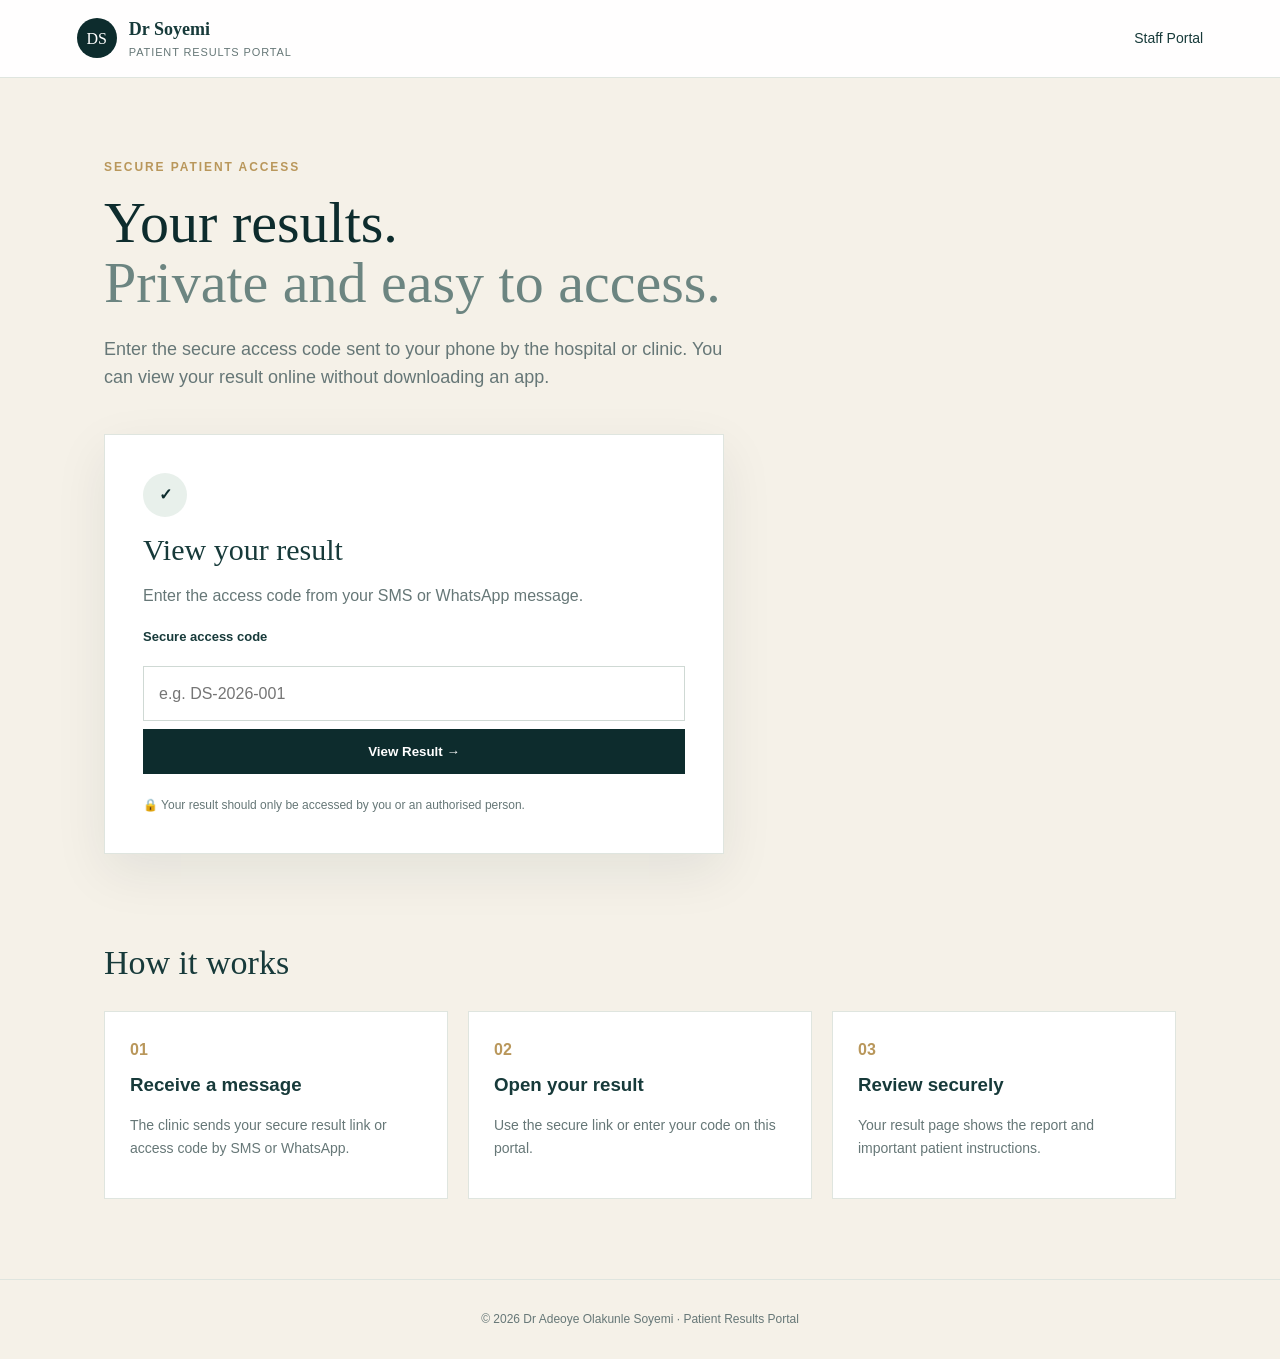
<file: index.html>
<!DOCTYPE html>
<html lang="en">
<head>
<meta charset="UTF-8">
<meta name="viewport" content="width=device-width,initial-scale=1">
<title>Dr Soyemi | Patient Results Portal</title>
<link rel="stylesheet" href="styles.css">
</head>
<body>
<header class="topbar">
  <div class="brand"><span class="mark">DS</span><div><strong>Dr Soyemi</strong><small>Patient Results Portal</small></div></div>
  <a href="admin.html" class="admin-link">Staff Portal</a>
</header>

<main class="shell">
  <section class="hero">
    <div class="eyebrow">SECURE PATIENT ACCESS</div>
    <h1>Your results.<br><span>Private and easy to access.</span></h1>
    <p>Enter the secure access code sent to your phone by the hospital or clinic. You can view your result online without downloading an app.</p>
  </section>

  <section class="access-card">
    <div class="card-icon">✓</div>
    <h2>View your result</h2>
    <p>Enter the access code from your SMS or WhatsApp message.</p>
    <form id="accessForm">
      <label for="code">Secure access code</label>
      <input id="code" name="code" placeholder="e.g. DS-2026-001" autocomplete="off" required>
      <button>View Result →</button>
    </form>
    <div id="message" class="message"></div>
    <div class="privacy">🔒 Your result should only be accessed by you or an authorised person.</div>
  </section>

  <section class="how">
    <h2>How it works</h2>
    <div class="steps">
      <div><b>01</b><h3>Receive a message</h3><p>The clinic sends your secure result link or access code by SMS or WhatsApp.</p></div>
      <div><b>02</b><h3>Open your result</h3><p>Use the secure link or enter your code on this portal.</p></div>
      <div><b>03</b><h3>Review securely</h3><p>Your result page shows the report and important patient instructions.</p></div>
    </div>
  </section>
</main>
<footer>© <span id="year"></span> Dr Adeoye Olakunle Soyemi · Patient Results Portal</footer>
<script src="app.js"></script>
</body>
</html>
</file>
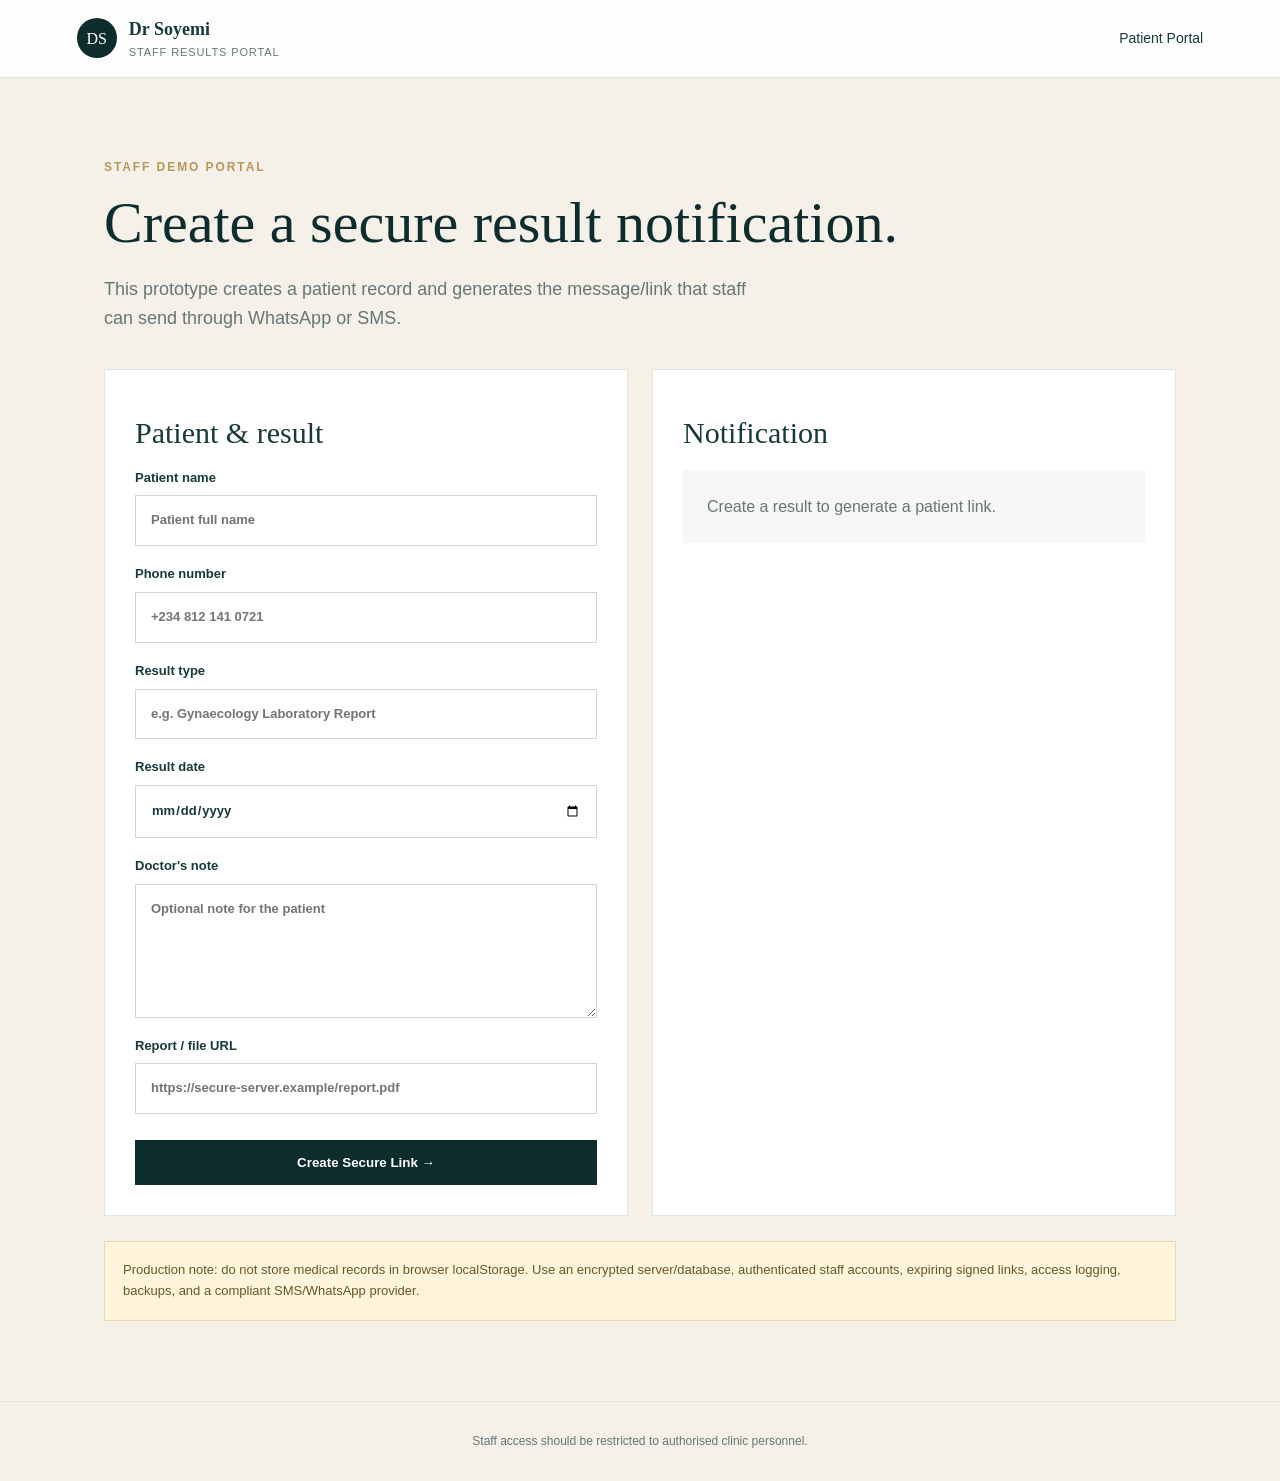
<file: admin.html>
<!DOCTYPE html>
<html lang="en">
<head>
<meta charset="UTF-8">
<meta name="viewport" content="width=device-width,initial-scale=1">
<title>Staff Portal | Dr Soyemi</title>
<link rel="stylesheet" href="styles.css">
</head>
<body>
<header class="topbar">
  <div class="brand"><span class="mark">DS</span><div><strong>Dr Soyemi</strong><small>Staff Results Portal</small></div></div>
  <a href="index.html" class="admin-link">Patient Portal</a>
</header>
<main class="admin-shell">
  <div class="eyebrow">STAFF DEMO PORTAL</div>
  <h1>Create a secure result notification.</h1>
  <p class="intro">This prototype creates a patient record and generates the message/link that staff can send through WhatsApp or SMS.</p>

  <section class="admin-grid">
    <form id="resultForm" class="panel">
      <h2>Patient & result</h2>
      <label>Patient name<input name="patient" required placeholder="Patient full name"></label>
      <label>Phone number<input name="phone" required placeholder="+234 812 141 0721"></label>
      <label>Result type<input name="type" required placeholder="e.g. Gynaecology Laboratory Report"></label>
      <label>Result date<input name="date" type="date" required></label>
      <label>Doctor's note<textarea name="note" rows="5" placeholder="Optional note for the patient"></textarea></label>
      <label>Report / file URL<input name="fileUrl" placeholder="https://secure-server.example/report.pdf"></label>
      <button>Create Secure Link →</button>
    </form>

    <section class="panel">
      <h2>Notification</h2>
      <div id="created" class="empty">Create a result to generate a patient link.</div>
    </section>
  </section>

  <div class="warning">Production note: do not store medical records in browser localStorage. Use an encrypted server/database, authenticated staff accounts, expiring signed links, access logging, backups, and a compliant SMS/WhatsApp provider.</div>
</main>
<footer>Staff access should be restricted to authorised clinic personnel.</footer>
<script src="app.js"></script>
</body>
</html>
</file>
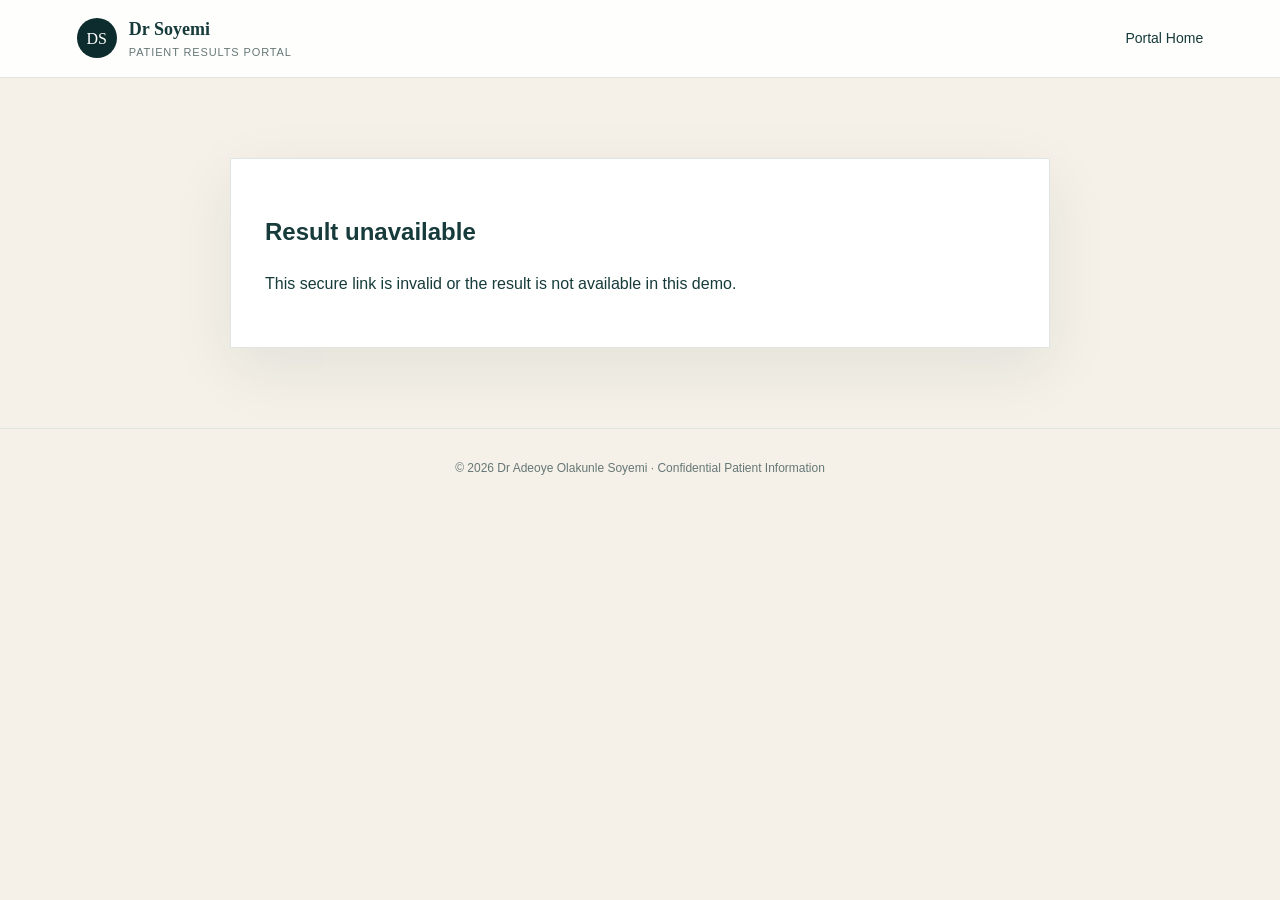
<file: result.html>
<!DOCTYPE html>
<html lang="en">
<head>
<meta charset="UTF-8">
<meta name="viewport" content="width=device-width,initial-scale=1">
<title>Patient Result | Dr Soyemi</title>
<link rel="stylesheet" href="styles.css">
</head>
<body>
<header class="topbar">
  <div class="brand"><span class="mark">DS</span><div><strong>Dr Soyemi</strong><small>Patient Results Portal</small></div></div>
  <a href="index.html" class="admin-link">Portal Home</a>
</header>
<main class="result-shell">
  <div id="resultContent"></div>
</main>
<footer>© <span id="year"></span> Dr Adeoye Olakunle Soyemi · Confidential Patient Information</footer>
<script src="app.js"></script>
</body>
</html>
</file>
<file: styles.css>
:root{--ink:#173a3a;--deep:#0d2c2d;--cream:#f5f1e8;--paper:#fff;--gold:#b9975b;--muted:#667777;--line:#dfe5df}
*{box-sizing:border-box}body{margin:0;font-family:Inter,Arial,sans-serif;color:var(--ink);background:var(--cream);line-height:1.6}.topbar{height:78px;padding:0 6%;display:flex;align-items:center;justify-content:space-between;background:rgba(255,255,255,.92);border-bottom:1px solid var(--line);position:sticky;top:0;z-index:10}.brand{display:flex;align-items:center;gap:12px}.brand strong{display:block;font-family:Georgia,serif;font-size:18px}.brand small{display:block;color:var(--muted);font-size:11px;letter-spacing:.08em;text-transform:uppercase}.mark{width:40px;height:40px;border-radius:50%;display:grid;place-items:center;background:var(--deep);color:#fff;font-family:Georgia,serif}.admin-link{color:var(--ink);text-decoration:none;font-size:14px}.shell,.result-shell,.admin-shell{max-width:1120px;margin:auto;padding:80px 24px}.hero{max-width:720px;margin-bottom:42px}.eyebrow{font-size:12px;font-weight:800;letter-spacing:.16em;color:var(--gold);margin-bottom:16px}.hero h1,.admin-shell h1{font:normal 58px/1.03 Georgia,serif;margin:0 0 22px;color:var(--deep)}.hero h1 span{color:#6c8581}.hero p,.intro{font-size:18px;color:var(--muted);max-width:650px}.access-card{max-width:620px;background:var(--paper);padding:38px;border:1px solid var(--line);box-shadow:0 18px 50px rgba(13,44,45,.08)}.card-icon{width:44px;height:44px;border-radius:50%;display:grid;place-items:center;background:#e8f0eb;color:var(--deep);font-weight:bold}.access-card h2,.panel h2{font:normal 30px Georgia,serif;margin:16px 0 4px}.access-card p{color:var(--muted)}label{display:block;font-size:13px;font-weight:700;margin:18px 0;color:var(--ink)}input,textarea{display:block;width:100%;padding:14px 15px;margin-top:7px;border:1px solid #cfd9d4;background:#fff;font:inherit;color:var(--ink);outline:none}input:focus,textarea:focus{border-color:var(--gold)}button{border:0;background:var(--deep);color:white;padding:15px 20px;font-weight:800;cursor:pointer;width:100%;margin-top:8px}.message{margin-top:14px;color:#a33}.privacy{margin-top:22px;font-size:12px;color:var(--muted)}.how{margin-top:90px}.how h2{font:normal 34px Georgia,serif}.steps{display:grid;grid-template-columns:repeat(3,1fr);gap:20px}.steps>div{background:#fff;padding:25px;border:1px solid var(--line)}.steps b{color:var(--gold)}.steps h3{margin:8px 0}.steps p{color:var(--muted);font-size:14px}footer{text-align:center;padding:30px;color:var(--muted);font-size:12px;border-top:1px solid var(--line)}.admin-grid{display:grid;grid-template-columns:1fr 1fr;gap:24px;margin-top:36px}.panel{background:#fff;border:1px solid var(--line);padding:30px}.empty{padding:24px;background:#f7f8f5;color:var(--muted);margin-top:20px}.created-box{background:#f4f7f2;padding:22px;border:1px solid var(--line)}.created-box code{display:block;word-break:break-all;background:#fff;padding:12px;margin:10px 0}.actions{display:flex;gap:10px;flex-wrap:wrap}.actions a{display:inline-block;padding:12px 15px;text-decoration:none;background:var(--deep);color:#fff;font-size:13px}.warning{margin-top:25px;padding:18px;background:#fff5dd;border:1px solid #ead8ad;color:#6c5527;font-size:13px}.result-card{background:#fff;max-width:820px;margin:auto;border:1px solid var(--line);box-shadow:0 20px 60px rgba(13,44,45,.08)}.result-head{padding:34px;border-bottom:1px solid var(--line);background:#fbfcf9}.result-head h1{font:normal 42px Georgia,serif;margin:5px 0}.result-meta{color:var(--muted);font-size:14px}.result-body{padding:34px}.note{padding:20px;background:#f4f7f2;border-left:3px solid var(--gold);margin:25px 0}.secure{font-size:12px;color:var(--muted);margin-top:30px}@media(max-width:760px){.hero h1,.admin-shell h1{font-size:42px}.steps,.admin-grid{grid-template-columns:1fr}.shell,.result-shell,.admin-shell{padding-top:55px}.topbar{padding:0 20px}.access-card{padding:25px}}
</file>
